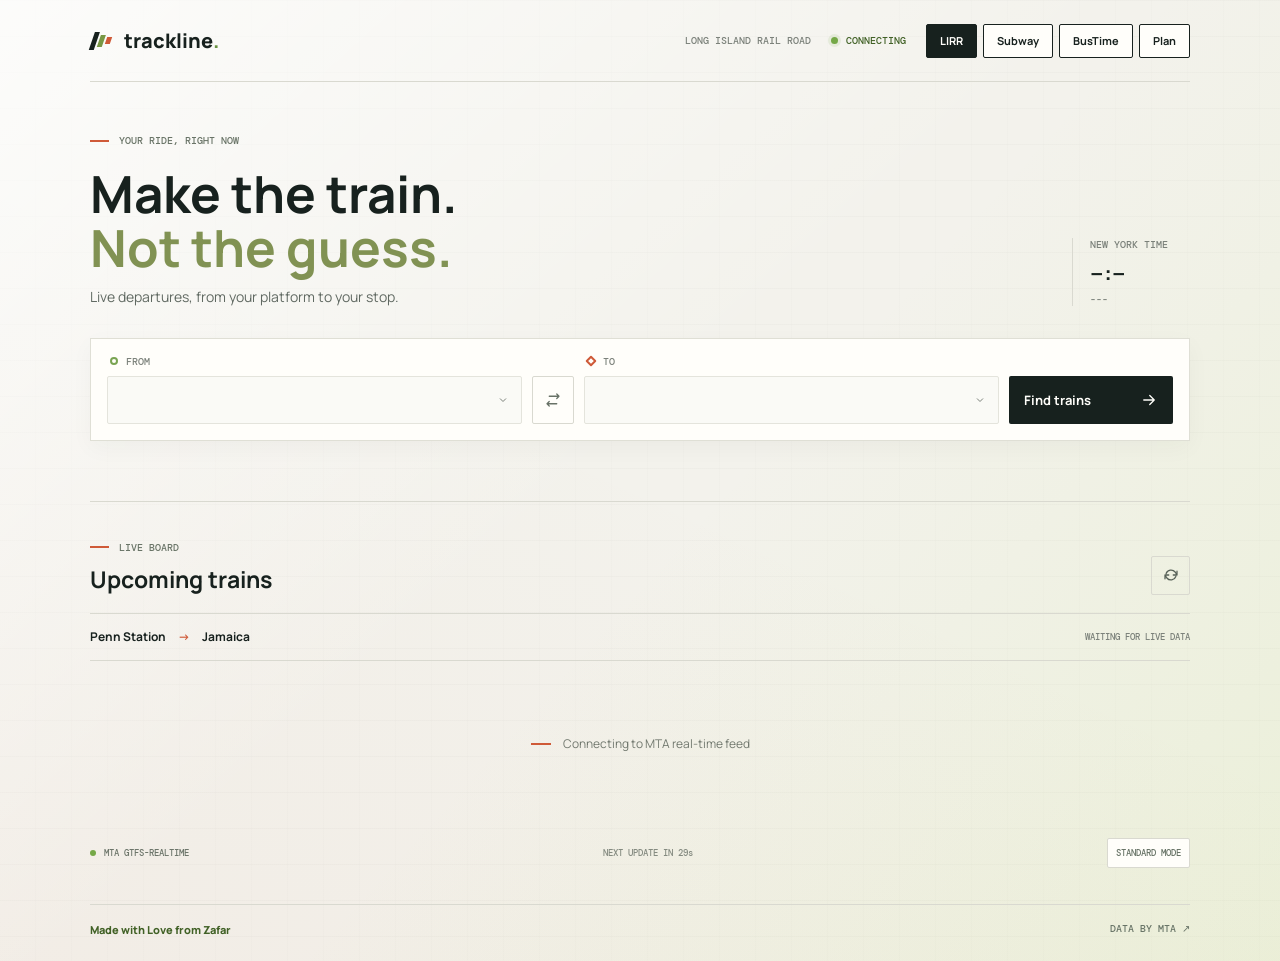
<file: index.html>
<!doctype html>
<html lang="en">
  <head>
    <meta charset="utf-8">
    <meta name="viewport" content="width=device-width, initial-scale=1">
    <meta name="theme-color" content="#f3f2ec">
    <meta name="description" content="Live Long Island Rail Road departures between your stations, powered by MTA GTFS-Realtime data.">
    <title>Trackline | LIRR departures</title>
    <link rel="preconnect" href="https://fonts.googleapis.com">
    <link rel="preconnect" href="https://fonts.gstatic.com" crossorigin>
    <link href="https://fonts.googleapis.com/css2?family=DM+Mono:wght@400;500&family=Manrope:wght@400;500;600;700;800&display=swap" rel="stylesheet">
    <link rel="stylesheet" href="style.css">
    <script type="module" src="app.js"></script>
  </head>
  <body>
    <div class="app-shell">
      <header class="topbar">
        <a class="wordmark" href="./" aria-label="Trackline home">
          <span class="brand-mark" aria-hidden="true"><span></span><span></span><span></span></span>
          <span>trackline<span class="wordmark-period">.</span></span>
        </a>
        <div class="topbar-right">
          <span class="network-label">LONG ISLAND RAIL ROAD</span>
          <span class="live-indicator"><span class="live-dot"></span><span id="connection-label">CONNECTING</span></span>
          <nav class="network-nav" aria-label="Transit mode">
            <a class="network-switch" href="index.html" aria-current="page">LIRR</a>
            <a class="network-switch" href="subway.html">Subway</a>
            <a class="network-switch" href="bustime.html">BusTime</a>
            <a class="network-switch" href="planner.html">Plan</a>
          </nav>
        </div>
      </header>

      <main>
        <section class="route-section" aria-labelledby="page-title">
          <div class="section-kicker"><span class="kicker-rule"></span> YOUR RIDE, RIGHT NOW</div>
          <div class="intro-row">
            <div>
              <h1 id="page-title">Make the train.<br><span>Not the guess.</span></h1>
              <p class="intro-copy">Live departures, from your platform to your stop.</p>
            </div>
            <div class="service-clock" aria-label="Current local time">
              <span class="clock-label">NEW YORK TIME</span>
              <time id="current-time">--:--</time>
              <span id="current-date" class="date-label">---</span>
            </div>
          </div>

          <form id="route-form" class="route-form">
            <label class="station-field from-field">
              <span class="field-label"><span class="station-marker origin-marker"></span> FROM</span>
              <select id="from-station" name="from" required aria-label="Departing station"></select>
            </label>
            <button id="swap-stations" class="swap-button" type="button" aria-label="Swap stations" title="Swap stations">
              <svg viewBox="0 0 24 24" aria-hidden="true"><path d="M7 7h13m0 0-3-3m3 3-3 3M17 17H4m0 0 3 3m-3-3 3-3"/></svg>
            </button>
            <label class="station-field to-field">
              <span class="field-label"><span class="station-marker destination-marker"></span> TO</span>
              <select id="to-station" name="to" required aria-label="Destination station"></select>
            </label>
            <button id="find-trains" class="find-button" type="submit">
              <span>Find trains</span>
              <svg viewBox="0 0 24 24" aria-hidden="true"><path d="M5 12h14m-6-6 6 6-6 6"/></svg>
            </button>
          </form>
          <div class="route-shortcuts">
            <div id="saved-trips" class="saved-trips" aria-label="Recent trip"></div>
          </div>
          <div id="route-error" class="route-error" role="alert" hidden></div>
        </section>

        <section class="departures-section" aria-labelledby="departures-title">
          <div class="departures-heading">
            <div>
              <div class="section-kicker"><span class="kicker-rule"></span> LIVE BOARD</div>
              <h2 id="departures-title">Upcoming trains</h2>
            </div>
            <button id="refresh-button" class="icon-button" type="button" aria-label="Refresh departures" title="Refresh departures">
              <svg viewBox="0 0 24 24" aria-hidden="true"><path d="M20 7v5h-5M4 17v-5h5m-3.5-2a7 7 0 0 1 12-2L20 12M4 12l2.5 4a7 7 0 0 0 12-2"/></svg>
            </button>
          </div>

          <div class="board-meta">
            <div class="board-route"><span id="board-origin">Penn Station</span><span class="route-arrow" aria-hidden="true">→</span><span id="board-destination">Jamaica</span></div>
            <span id="updated-label" class="updated-label">WAITING FOR LIVE DATA</span>
          </div>

          <div id="service-alerts" class="service-alerts" role="region" aria-label="Live LIRR service updates" hidden></div>
          <div id="departures" class="departures-list" aria-live="polite" aria-busy="true">
            <div class="loading-state"><span class="loading-bar"></span><span>Connecting to MTA real-time feed</span></div>
          </div>

          <div class="board-footer">
            <span class="source-label"><span class="source-dot"></span> MTA GTFS-REALTIME</span>
            <span id="refresh-countdown">NEXT UPDATE IN 30s</span>
            <button id="theme-toggle" class="mode-toggle" type="button" aria-pressed="false">STANDARD MODE</button>
          </div>
        </section>
      </main>

      <footer class="site-footer">
        <span>Made with Love from Zafar</span>
        <a href="https://api.mta.info/" target="_blank" rel="noreferrer">DATA BY MTA <span aria-hidden="true">↗</span></a>
      </footer>
    </div>

    <template id="departure-template">
      <article class="departure-row">
        <div class="departure-time-block">
          <time class="departure-time"></time>
          <span class="departure-relative"></span>
        </div>
        <div class="departure-details">
          <div class="train-name"></div>
          <div class="train-summary"></div>
          <div class="track-info" hidden>
            <span class="departure-track-info"></span>
            <span class="arrival-track-info"></span>
          </div>
        </div>
        <div class="arrival-block">
          <span class="arrival-label">ARRIVE</span>
          <time class="arrival-time"></time>
        </div>
        <div class="status-block"></div>
      </article>
    </template>
    <script type="module" src="commuter-ui.js"></script>
  </body>
</html>
</file>
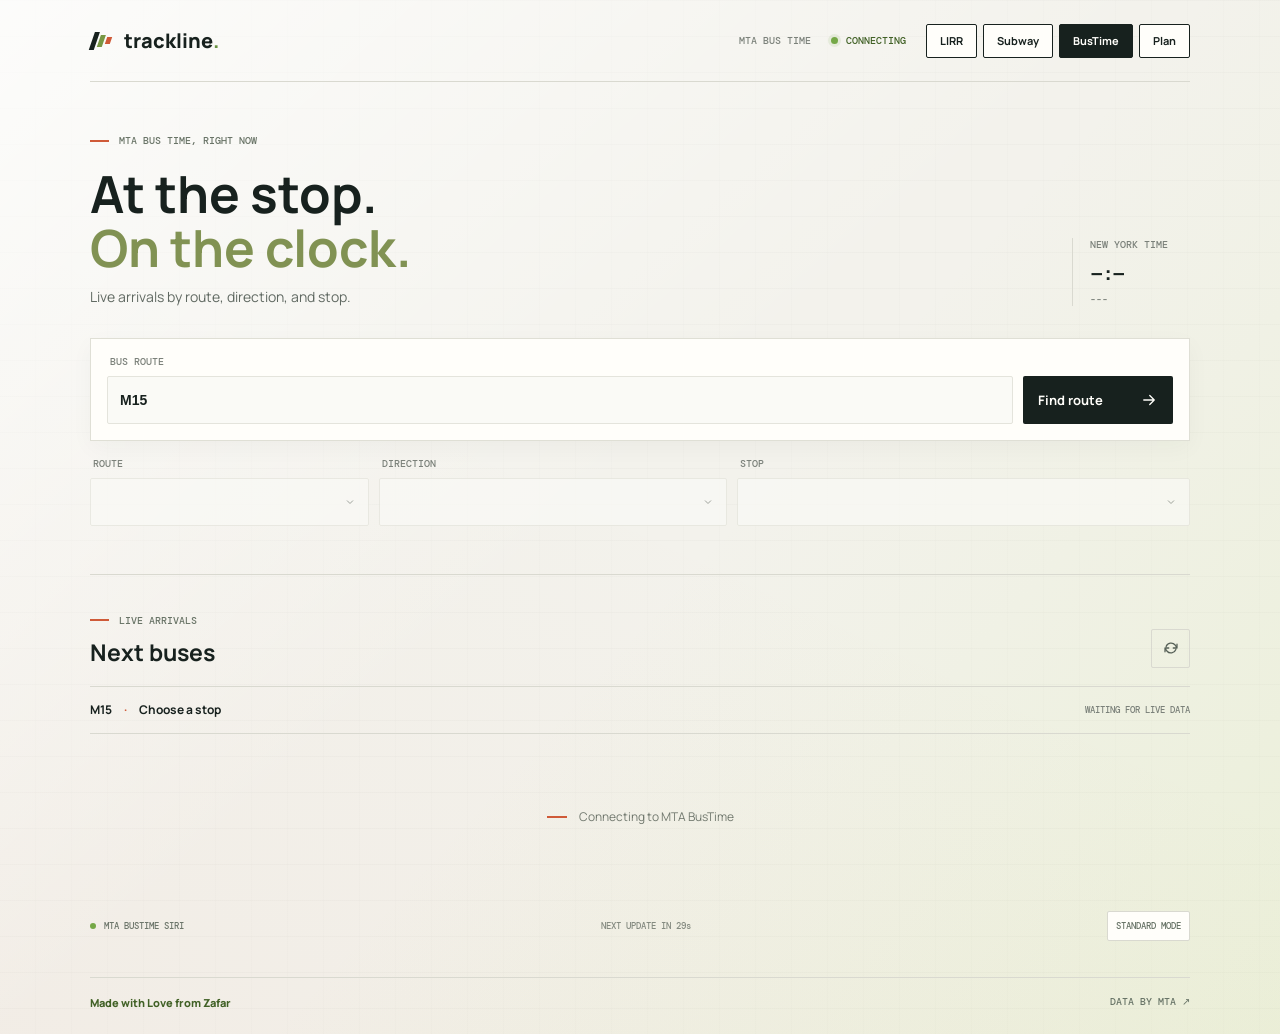
<file: bustime.html>
<!doctype html>
<html lang="en">
  <head>
    <meta charset="utf-8">
    <meta name="viewport" content="width=device-width, initial-scale=1">
    <meta name="theme-color" content="#f3f2ec">
    <meta name="description" content="Live MTA bus arrivals by route, direction, and stop.">
    <title>Trackline | BusTime arrivals</title>
    <link rel="preconnect" href="https://fonts.googleapis.com">
    <link rel="preconnect" href="https://fonts.gstatic.com" crossorigin>
    <link href="https://fonts.googleapis.com/css2?family=DM+Mono:wght@400;500&family=Manrope:wght@400;500;600;700;800&display=swap" rel="stylesheet">
    <link rel="stylesheet" href="style.css">
    <script type="module" src="bustime.js"></script>
  </head>
  <body>
    <div class="app-shell">
      <header class="topbar">
        <a class="wordmark" href="./" aria-label="Trackline home">
          <span class="brand-mark" aria-hidden="true"><span></span><span></span><span></span></span>
          <span>trackline<span class="wordmark-period">.</span></span>
        </a>
        <div class="topbar-right">
          <span class="network-label">MTA BUS TIME</span>
          <span class="live-indicator"><span class="live-dot"></span><span id="connection-label">CONNECTING</span></span>
          <nav class="network-nav" aria-label="Transit mode">
            <a class="network-switch" href="index.html">LIRR</a>
            <a class="network-switch" href="subway.html">Subway</a>
            <a class="network-switch" href="bustime.html" aria-current="page">BusTime</a>
            <a class="network-switch" href="planner.html">Plan</a>
          </nav>
        </div>
      </header>

      <main>
        <section class="route-section" aria-labelledby="page-title">
          <div class="section-kicker"><span class="kicker-rule"></span> MTA BUS TIME, RIGHT NOW</div>
          <div class="intro-row">
            <div>
              <h1 id="page-title">At the stop.<br><span>On the clock.</span></h1>
              <p class="intro-copy">Live arrivals by route, direction, and stop.</p>
            </div>
            <div class="service-clock" aria-label="Current local time">
              <span class="clock-label">NEW YORK TIME</span>
              <time id="current-time">--:--</time>
              <span id="current-date" class="date-label">---</span>
            </div>
          </div>

          <form id="bus-search-form" class="bus-search-form">
            <label class="bus-search-field">
              <span class="field-label">BUS ROUTE</span>
              <input id="route-query" type="search" value="M15" placeholder="Q1, M15, B63" autocomplete="off" aria-label="Search bus route">
            </label>
            <button id="search-routes" class="find-button" type="submit">
              <span>Find route</span>
              <svg viewBox="0 0 24 24" aria-hidden="true"><path d="M5 12h14m-6-6 6 6-6 6"/></svg>
            </button>
          </form>

          <div class="bus-controls">
            <label class="station-field">
              <span class="field-label">ROUTE</span>
              <select id="bus-route" aria-label="Bus route" disabled></select>
            </label>
            <label class="station-field">
              <span class="field-label">DIRECTION</span>
              <select id="bus-direction" aria-label="Bus direction" disabled></select>
            </label>
            <label class="station-field">
              <span class="field-label">STOP</span>
              <select id="bus-stop" aria-label="Bus stop" disabled></select>
            </label>
          </div>
          <div id="bus-error" class="route-error" role="alert" hidden></div>
        </section>

        <section class="departures-section" aria-labelledby="arrivals-title">
          <div class="departures-heading">
            <div>
              <div class="section-kicker"><span class="kicker-rule"></span> LIVE ARRIVALS</div>
              <h2 id="arrivals-title">Next buses</h2>
            </div>
            <button id="refresh-button" class="icon-button" type="button" aria-label="Refresh bus arrivals" title="Refresh bus arrivals">
              <svg viewBox="0 0 24 24" aria-hidden="true"><path d="M20 7v5h-5M4 17v-5h5m-3.5-2a7 7 0 0 1 12-2L20 12M4 12l2.5 4a7 7 0 0 0 12-2"/></svg>
            </button>
          </div>

          <div class="board-meta">
            <div class="board-route"><span id="board-route-label">M15</span><span class="route-arrow" aria-hidden="true">·</span><span id="board-stop-label">Choose a stop</span></div>
            <span id="updated-label" class="updated-label">WAITING FOR LIVE DATA</span>
          </div>

          <div id="service-alerts" class="service-alerts" role="region" aria-label="Live bus service updates" hidden></div>
          <div id="bus-arrivals" class="departures-list" aria-live="polite" aria-busy="true">
            <div class="loading-state"><span class="loading-bar"></span><span>Connecting to MTA BusTime</span></div>
          </div>

          <div class="board-footer">
            <span class="source-label"><span class="source-dot"></span> MTA BUSTIME SIRI</span>
            <span id="refresh-countdown">NEXT UPDATE IN 30s</span>
            <button id="theme-toggle" class="mode-toggle" type="button" aria-pressed="false">STANDARD MODE</button>
          </div>
        </section>
      </main>

      <footer class="site-footer">
        <span>Made with Love from Zafar</span>
        <a href="https://bustime.mta.info/" target="_blank" rel="noreferrer">DATA BY MTA <span aria-hidden="true">↗</span></a>
      </footer>
    </div>

    <template id="bus-arrival-template">
      <article class="departure-row bus-arrival-row">
        <div class="departure-time-block">
          <span class="event-label">ARRIVES</span>
          <time class="departure-time"></time>
          <span class="departure-relative"></span>
        </div>
        <div class="departure-details">
          <div class="subway-train-title"><span class="bus-route-badge"></span><span class="train-name"></span></div>
          <div class="train-summary">
            <span class="train-direction"></span>
            <span class="train-id"></span>
            <span class="bus-distance"></span>
          </div>
        </div>
        <div class="status-block"></div>
      </article>
    </template>
    <script type="module" src="commuter-ui.js"></script>
  </body>
</html>
</file>
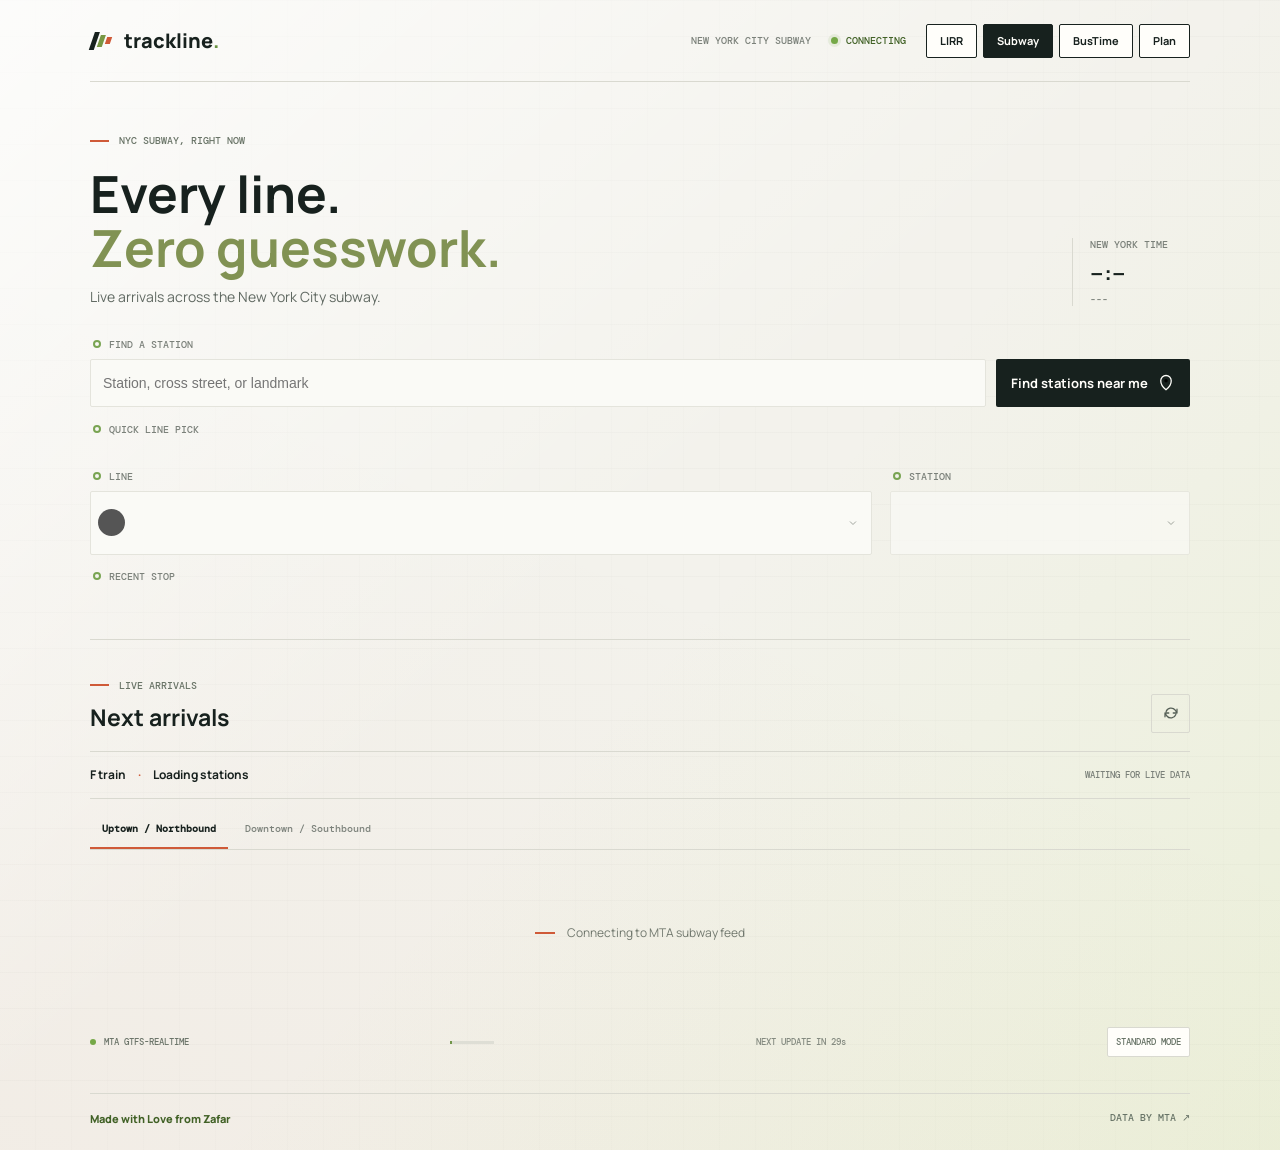
<file: subway.html>
<!doctype html>
<html lang="en">
  <head>
    <meta charset="utf-8">
    <meta name="viewport" content="width=device-width, initial-scale=1">
    <meta name="theme-color" content="#f3f2ec">
    <meta name="description" content="Real-time New York City subway arrivals for the F, E, and 1 trains.">
    <title>Trackline | Subway arrivals</title>
    <link rel="preconnect" href="https://fonts.googleapis.com">
    <link rel="preconnect" href="https://fonts.gstatic.com" crossorigin>
    <link href="https://fonts.googleapis.com/css2?family=DM+Mono:wght@400;500&family=Manrope:wght@400;500;600;700;800&display=swap" rel="stylesheet">
    <link rel="stylesheet" href="style.css">
    <script type="module" src="subway.js"></script>
  </head>
  <body class="subway-page">
    <div class="app-shell">
      <header class="topbar">
        <a class="wordmark" href="./" aria-label="Trackline home">
          <span class="brand-mark" aria-hidden="true"><span></span><span></span><span></span></span>
          <span>trackline<span class="wordmark-period">.</span></span>
        </a>
        <div class="topbar-right">
          <span class="network-label">NEW YORK CITY SUBWAY</span>
          <span class="live-indicator"><span class="live-dot"></span><span id="connection-label">CONNECTING</span></span>
          <nav class="network-nav" aria-label="Transit mode">
            <a class="network-switch" href="index.html">LIRR</a>
            <a class="network-switch" href="subway.html" aria-current="page">Subway</a>
            <a class="network-switch" href="bustime.html">BusTime</a>
            <a class="network-switch" href="planner.html">Plan</a>
          </nav>
        </div>
      </header>

      <main>
        <section class="route-section" aria-labelledby="page-title">
          <div class="section-kicker"><span class="kicker-rule"></span> NYC SUBWAY, RIGHT NOW</div>
          <div class="intro-row">
            <div>
              <h1 id="page-title">Every line.<br><span>Zero guesswork.</span></h1>
              <p class="intro-copy">Live arrivals across the New York City subway.</p>
            </div>
            <div class="service-clock" aria-label="Current local time">
              <span class="clock-label">NEW YORK TIME</span>
              <time id="current-time">--:--</time>
              <span id="current-date" class="date-label">---</span>
            </div>
          </div>

          <div class="subway-discovery">
            <label class="station-field subway-search-field" for="station-search">
              <span class="field-label"><span class="station-marker origin-marker"></span> FIND A STATION</span>
              <input id="station-search" type="search" role="combobox" placeholder="Station, cross street, or landmark" autocomplete="off" aria-autocomplete="list" aria-haspopup="listbox" aria-expanded="false" aria-controls="station-search-results">
            </label>
            <div id="station-search-results" class="station-search-results" role="listbox" aria-label="Station search results" hidden></div>
            <button id="nearest-stations" class="find-button nearest-button" type="button">
              <span>Find stations near me</span>
              <svg viewBox="0 0 24 24" aria-hidden="true"><path d="M12 21s7-5.2 7-12a7 7 0 1 0-14 0c0 6.8 7 12 7 12Z"/><circle cx="12" cy="9" r="2.3"/></svg>
            </button>
          </div>
          <div id="station-search-status" class="discovery-status" role="status" aria-live="polite"></div>

          <div class="line-selector">
            <span class="field-label"><span class="station-marker origin-marker"></span> QUICK LINE PICK</span>
            <div id="line-chips" class="line-chips" role="group" aria-label="Choose a subway line"></div>
          </div>

          <div class="subway-controls">
            <label class="station-field subway-line-field">
              <span class="field-label"><span class="station-marker origin-marker"></span> LINE</span>
              <div class="subway-line-select">
                <span id="selected-line-token" class="line-token" aria-hidden="true"></span>
                <select id="line-select" aria-label="Subway line" disabled></select>
              </div>
            </label>
            <label class="station-field subway-station-field">
              <span class="field-label"><span class="station-marker origin-marker"></span> STATION</span>
              <select id="station-select" aria-label="Subway station" disabled></select>
            </label>
          </div>
          <div class="subway-shortcuts">
              <div>
                <span class="field-label"><span class="station-marker origin-marker"></span> RECENT STOP</span>
                <div id="station-shortcuts" class="station-shortcuts"></div>
              </div>
          </div>
          <div id="subway-error" class="route-error" role="alert" hidden></div>
        </section>

        <section class="departures-section" aria-labelledby="arrivals-title">
          <div class="departures-heading">
            <div>
              <div class="section-kicker"><span class="kicker-rule"></span> LIVE ARRIVALS</div>
              <h2 id="arrivals-title">Next arrivals</h2>
            </div>
            <button id="refresh-button" class="icon-button" type="button" aria-label="Refresh subway arrivals" title="Refresh subway arrivals">
              <svg viewBox="0 0 24 24" aria-hidden="true"><path d="M20 7v5h-5M4 17v-5h5m-3.5-2a7 7 0 0 1 12-2L20 12M4 12l2.5 4a7 7 0 0 0 12-2"/></svg>
            </button>
          </div>

          <div class="board-meta">
            <div class="board-route"><span id="board-line">F train</span><span class="route-arrow" aria-hidden="true">·</span><span id="board-station">Loading stations</span></div>
            <span id="updated-label" class="updated-label">WAITING FOR LIVE DATA</span>
          </div>

          <div id="service-alerts" class="service-alerts" role="region" aria-label="Live subway service updates" hidden></div>
          <div id="offline-warning" class="offline-warning" role="status" aria-live="polite" hidden></div>
          <div class="direction-tabs" role="group" aria-label="Arrival direction">
            <button class="direction-tab" type="button" data-direction="N" aria-pressed="true">Uptown / Northbound</button>
            <button class="direction-tab" type="button" data-direction="S" aria-pressed="false">Downtown / Southbound</button>
          </div>

          <div id="arrivals" class="departures-list" aria-live="polite" aria-busy="true">
            <div class="loading-state"><span class="loading-bar"></span><span>Connecting to MTA subway feed</span></div>
          </div>

          <div class="board-footer">
            <span class="source-label"><span class="source-dot"></span> MTA GTFS-REALTIME</span>
            <span id="refresh-progress" class="refresh-progress" aria-hidden="true"></span>
            <span id="refresh-countdown">NEXT UPDATE IN 30s</span>
            <button id="theme-toggle" class="mode-toggle" type="button" aria-pressed="false">STANDARD MODE</button>
          </div>
        </section>
      </main>

      <footer class="site-footer">
        <span>Made with Love from Zafar</span>
        <a href="https://www.mta.info/" target="_blank" rel="noreferrer">DATA BY MTA <span aria-hidden="true">↗</span></a>
      </footer>
    </div>

    <template id="arrival-template">
      <article class="departure-row subway-arrival-row">
        <div class="departure-time-block">
          <span class="event-label"></span>
          <span class="departure-relative"></span>
          <time class="departure-time"></time>
        </div>
        <div class="departure-details">
          <div class="subway-train-title"><span class="train-line-badge"></span><span class="train-name"></span></div>
          <div class="train-summary">
            <span class="train-direction"></span>
            <span class="service-type"></span>
            <span class="platform-departure" hidden></span>
          </div>
        </div>
        <div class="status-block"></div>
      </article>
    </template>
    <script type="module" src="commuter-ui.js"></script>
  </body>
</html>
</file>
<file: style.css>
:root {
  color-scheme: light;
  --paper: #f3f2ec;
  --ink: #17211e;
  --muted: #7b817a;
  --line: #d9d9d0;
  --green: #b9df62;
  --green-deep: #416126;
  --orange: #cf5a38;
  --white: #fffefa;
  --mono: "DM Mono", monospace;
  --sans: "Manrope", sans-serif;
}

* { box-sizing: border-box; }

body {
  margin: 0;
  min-width: 320px;
  background-color: var(--paper);
  background-image:
    linear-gradient(138deg, rgba(255, 255, 255, .78) 0%, transparent 48%),
    linear-gradient(312deg, rgba(185, 223, 98, .14) 0%, transparent 46%),
    linear-gradient(25deg, rgba(207, 90, 56, .035) 0%, transparent 52%),
    repeating-linear-gradient(0deg, transparent 0 35px, rgba(23, 33, 30, .018) 35px 36px),
    repeating-linear-gradient(90deg, transparent 0 35px, rgba(23, 33, 30, .012) 35px 36px);
  background-size: 100% 100%, 100% 100%, 100% 100%, 36px 36px, 36px 36px;
  color: var(--ink);
  font-family: var(--sans);
  -webkit-font-smoothing: antialiased;
  -webkit-text-size-adjust: 100%;
}

button, select { font: inherit; }
button { color: inherit; }

.app-shell {
  width: min(1100px, calc(100% - 64px));
  margin: 0 auto;
}

.topbar {
  height: 82px;
  display: flex;
  align-items: center;
  justify-content: space-between;
  border-bottom: 1px solid var(--line);
}

.wordmark {
  display: inline-flex;
  align-items: center;
  gap: 11px;
  color: var(--ink);
  font-size: 20px;
  font-weight: 800;
  letter-spacing: 0;
  text-decoration: none;
}

.wordmark-period { color: #679240; }

.brand-mark {
  width: 23px;
  height: 23px;
  display: flex;
  align-items: center;
  justify-content: center;
  gap: 2px;
  transform: skew(-19deg);
}

.brand-mark span { width: 5px; height: 18px; background: var(--ink); }
.brand-mark span:nth-child(2) { height: 12px; background: #789744; }
.brand-mark span:nth-child(3) { height: 7px; background: var(--orange); }

.topbar-right { display: flex; align-items: center; gap: 20px; }
.network-nav { display: flex; align-items: center; gap: 6px; }
.network-switch {
  min-height: 34px;
  display: inline-flex;
  align-items: center;
  justify-content: center;
  padding: 0 13px;
  border: 1px solid var(--ink);
  border-radius: 2px;
  background: var(--white);
  color: var(--ink);
  font-size: 11px;
  font-weight: 700;
  text-decoration: none;
  transition: background-color 150ms ease;
}
.network-switch:hover { background: #34433b; }
.network-switch[aria-current="page"] { background: var(--ink); color: var(--white); }
.network-switch:not([aria-current="page"]):hover { background: #e8eadf; }
.network-label, .live-indicator, .section-kicker, .field-label, .clock-label,
.date-label, .updated-label, .board-footer, .arrival-label, .site-footer a {
  font-family: var(--mono);
  font-size: 10px;
  font-weight: 500;
  letter-spacing: 0;
}

.network-label { color: var(--muted); }
.live-indicator { display: inline-flex; align-items: center; gap: 8px; color: var(--green-deep); }
.live-dot, .source-dot { width: 7px; height: 7px; border-radius: 50%; background: #75a847; }
.live-dot { box-shadow: 0 0 0 3px #75a84720; }

.route-section { padding: 52px 0 48px; border-bottom: 1px solid var(--line); }
.section-kicker { display: flex; align-items: center; gap: 10px; color: #697467; }
.kicker-rule { display: inline-block; width: 19px; height: 2px; background: var(--orange); }

.intro-row {
  display: flex;
  align-items: flex-end;
  justify-content: space-between;
  margin: 20px 0 32px;
}

h1 {
  margin: 0;
  font-size: clamp(36px, 4vw, 52px);
  line-height: 1.05;
  font-weight: 700;
  letter-spacing: 0;
}

h1 span { color: #819253; }
.intro-copy { margin: 12px 0 0; color: #606962; font-size: 14px; }
.service-clock { min-width: 118px; padding-left: 17px; border-left: 1px solid var(--line); }
.clock-label, .date-label { display: block; color: var(--muted); }
.service-clock time { display: block; margin: 4px 0 3px; font-size: 25px; font-weight: 600; font-variant-numeric: tabular-nums; }

.route-form {
  display: grid;
  grid-template-columns: minmax(0, 1fr) 42px minmax(0, 1fr) 164px;
  align-items: end;
  gap: 10px;
  padding: 16px;
  background: var(--white);
  border: 1px solid #dfdfd5;
  box-shadow: 0 7px 22px #28332309;
}

.station-field { min-width: 0; display: block; }
.field-label { display: flex; align-items: center; gap: 8px; margin: 0 0 8px 3px; color: var(--muted); }
.station-marker { display: inline-block; width: 8px; height: 8px; border: 2px solid #79a452; border-radius: 50%; }
.destination-marker { border-color: var(--orange); border-radius: 1px; transform: rotate(45deg); }

.station-field select {
  width: 100%;
  height: 48px;
  padding: 0 34px 0 12px;
  overflow: hidden;
  border: 1px solid #e4e4dc;
  border-radius: 2px;
  appearance: none;
  background-color: #fafaf6;
  background-image: url("data:image/svg+xml,%3Csvg xmlns='http://www.w3.org/2000/svg' width='12' height='12' viewBox='0 0 24 24' fill='none' stroke='%237b817a' stroke-width='2'%3E%3Cpath d='m6 9 6 6 6-6'/%3E%3C/svg%3E");
  background-repeat: no-repeat;
  background-position: right 12px center;
  color: var(--ink);
  font-size: 14px;
  font-weight: 600;
  text-overflow: ellipsis;
  cursor: pointer;
}

.station-field select:focus-visible, button:focus-visible { outline: 2px solid #578540; outline-offset: 3px; }
.swap-button, .icon-button {
  display: grid;
  place-items: center;
  padding: 0;
  border: 1px solid var(--line);
  border-radius: 2px;
  background: transparent;
  cursor: pointer;
}

.swap-button { width: 42px; height: 48px; color: #687267; }
.swap-button svg { width: 18px; height: 18px; }
.swap-button path, .icon-button path, .find-button path { fill: none; stroke: currentColor; stroke-width: 1.7; stroke-linecap: round; stroke-linejoin: round; }
.swap-button:hover, .icon-button:hover { background: #f2f4ec; }

.find-button {
  height: 48px;
  display: flex;
  align-items: center;
  justify-content: space-between;
  padding: 0 15px;
  border: 0;
  border-radius: 2px;
  background: var(--ink);
  color: #fffefa;
  font-size: 13px;
  font-weight: 700;
  cursor: pointer;
  transition: background-color 150ms ease;
}

.find-button:hover { background: #34433b; }
.find-button:disabled { opacity: .62; cursor: wait; }
.find-button svg { width: 18px; height: 18px; }
.route-error { margin-top: 12px; color: #a13f28; font-size: 12px; }

.route-shortcuts { display: flex; flex-wrap: wrap; align-items: flex-start; gap: 10px 16px; margin-top: 12px; }
.favorite-route, .saved-trip, .mode-toggle, .retry-button {
  border: 1px solid var(--line);
  border-radius: 2px;
  background: var(--white);
  color: var(--green-deep);
  font: 500 10px var(--mono);
  cursor: pointer;
}
.favorite-route { min-height: 32px; padding: 0 10px; }
.favorite-route[aria-pressed="true"] { border-color: #d4bd63; background: #fff8d9; color: #765e11; }
.saved-trips { display: flex; flex: 1; flex-wrap: wrap; gap: 8px 14px; }
.saved-trip-group { display: flex; flex-wrap: wrap; align-items: center; gap: 6px; }
.saved-trip-label { color: var(--muted); font: 500 9px var(--mono); }
.saved-trip { min-height: 30px; padding: 0 8px; color: var(--ink); }
.saved-trip:hover, .favorite-route:hover, .mode-toggle:hover, .retry-button:hover { background: #f2f4ec; }

.departures-section { padding: 39px 0 0; }
.departures-heading { display: flex; align-items: flex-end; justify-content: space-between; }
.departures-heading h2 { margin: 9px 0 0; font-size: 23px; font-weight: 700; letter-spacing: 0; }
.icon-button { width: 39px; height: 39px; }
.icon-button svg { width: 18px; height: 18px; }
.icon-button path { stroke: #566057; }
.icon-button.is-spinning svg { animation: spin 850ms linear infinite; }

.board-meta {
  display: flex;
  justify-content: space-between;
  align-items: center;
  min-height: 48px;
  margin-top: 18px;
  border-top: 1px solid var(--line);
  border-bottom: 1px solid var(--line);
}

.board-route { display: flex; align-items: center; gap: 12px; font-size: 12px; font-weight: 700; }
.route-arrow { color: var(--orange); }
.updated-label { color: var(--muted); font-size: 9px; }
.departures-list { min-height: 166px; }

.departure-row {
  display: grid;
  grid-template-columns: 116px minmax(0, 1fr) 112px 130px;
  align-items: center;
  min-height: 82px;
  border-bottom: 1px solid var(--line);
  animation: row-in 250ms ease both;
}

.itinerary-card {
  margin: 12px 0;
  padding: 16px 18px;
  border: 1px solid var(--line);
  background: var(--white);
  animation: row-in 250ms ease both;
}
.transfer-options-heading { margin: 17px 0 7px; color: var(--muted); font: 500 10px var(--mono); text-transform: uppercase; }
.direct-options-heading { padding-bottom: 2px; }
.itinerary-heading { display: flex; flex-wrap: wrap; align-items: baseline; justify-content: space-between; gap: 6px 12px; }
.itinerary-heading strong { font-size: 13px; }
.itinerary-heading span { color: var(--green-deep); font: 500 10px var(--mono); }
.itinerary-timeline { position: relative; display: grid; gap: 0; margin-top: 12px; }
.itinerary-stop { position: relative; display: grid; grid-template-columns: 78px minmax(0, 1fr); gap: 3px 10px; min-height: 42px; padding-left: 15px; border-left: 1px solid #9eae8b; }
.itinerary-stop::before { position: absolute; top: 6px; left: -4px; width: 7px; height: 7px; border-radius: 50%; background: #71964a; content: ""; }
.itinerary-stop time { grid-row: span 2; color: var(--ink); font: 600 14px var(--mono); }
.itinerary-stop strong { font-size: 12px; }
.itinerary-stop span { color: var(--muted); font-size: 10px; }
.itinerary-endpoint::before { background: var(--orange); }
.transfer-wait { display: flex; align-items: center; min-height: 30px; margin-left: 15px; padding-left: 10px; border-left: 1px dashed #c3a95f; color: #80651c; font: 500 9px var(--mono); }

.departure-time-block { display: flex; align-items: baseline; gap: 9px; font-variant-numeric: tabular-nums; }
.departure-time { font-size: 22px; font-weight: 700; white-space: nowrap; }
.departure-relative { color: #777e76; font-family: var(--mono); font-size: 10px; font-weight: 500; }
.train-name { font-size: 13px; font-weight: 700; }
.train-summary { margin-top: 5px; color: #72796f; font-size: 11px; }
.track-info { display: flex; flex-wrap: wrap; gap: 4px 12px; margin-top: 6px; color: var(--green-deep); font-family: var(--mono); font-size: 10px; font-weight: 700; }
.track-info[hidden] { display: none; }
.arrival-block { display: flex; flex-direction: column; gap: 4px; }
.arrival-label { color: #8b8f86; font-size: 9px; font-weight: 500; }
.arrival-time { font-size: 14px; font-weight: 600; font-variant-numeric: tabular-nums; }
.status-block { justify-self: end; }
.status-pill { display: inline-flex; align-items: center; gap: 6px; min-height: 27px; padding: 0 9px; background: #e7efda; color: var(--green-deep); font-family: var(--mono); font-size: 9px; font-weight: 500; }
.status-pill::before { width: 5px; height: 5px; border-radius: 50%; background: currentColor; content: ""; }
.status-pill.scheduled { background: #eeeee8; color: #626b60; }
.status-pill.delayed { background: #f5e5df; color: #a24730; }
.status-pill.unknown { background: #eeeee8; color: #666d64; }

.subway-controls {
  display: grid;
  grid-template-columns: minmax(0, 1fr) minmax(220px, 300px);
  align-items: end;
  gap: 18px;
}
.subway-discovery {
  position: relative;
  display: grid;
  grid-template-columns: minmax(0, 1fr) auto;
  align-items: end;
  gap: 10px;
  margin-bottom: 16px;
}
.subway-search-field input {
  width: 100%;
  height: 48px;
  padding: 0 12px;
  border: 1px solid #e4e4dc;
  border-radius: 2px;
  background: #fafaf6;
  color: var(--ink);
  font-size: 14px;
}
.subway-search-field input:focus-visible { outline: 2px solid #578540; outline-offset: 3px; }
.nearest-button { min-width: 194px; }
.station-search-results {
  position: absolute;
  z-index: 5;
  top: 100%;
  left: 0;
  width: calc(100% - 204px);
  max-height: 270px;
  overflow: auto;
  border: 1px solid var(--line);
  background: var(--white);
  box-shadow: 0 8px 22px #17211e1c;
}
.station-search-result {
  width: 100%;
  display: flex;
  align-items: center;
  gap: 10px;
  min-height: 44px;
  padding: 7px 11px;
  border: 0;
  border-bottom: 1px solid var(--line);
  background: transparent;
  color: var(--ink);
  text-align: left;
  cursor: pointer;
}
.station-search-result:hover, .station-search-result:focus-visible,
.station-search-result[aria-selected="true"] { background: #f2f4ec; }
.station-search-result .line-token { width: 24px; min-width: 24px; height: 24px; padding: 0; font-size: 11px; }
.station-search-name { font-size: 12px; font-weight: 700; }
.station-search-lines { margin-left: auto; color: var(--muted); font: 500 9px var(--mono); }
.discovery-status { min-height: 0; color: #a24730; font-size: 11px; }
.discovery-status:not(:empty) { margin: -7px 0 12px; }
.line-selector { margin: 16px 0; }
.line-chips { display: flex; gap: 7px; overflow-x: auto; padding: 3px 2px 7px; scrollbar-width: thin; }
.line-chip {
  width: 34px;
  height: 34px;
  flex: 0 0 auto;
  border: 2px solid transparent;
  border-radius: 50%;
  background: var(--line-color, #555);
  color: var(--badge-text, white);
  font-size: 12px;
  font-weight: 800;
  cursor: pointer;
}
.line-chip[aria-pressed="true"] { outline: 2px solid var(--ink); outline-offset: 2px; }
.line-chip:hover { transform: translateY(-1px); }
.subway-shortcuts { display: flex; align-items: end; justify-content: space-between; gap: 12px; margin-top: 15px; }
.subway-shortcuts > div { min-width: 0; flex: 1; }
.station-shortcuts { display: flex; flex-wrap: wrap; gap: 7px; }
.station-shortcut {
  min-height: 31px;
  padding: 0 9px;
  border: 1px solid var(--line);
  border-radius: 2px;
  background: var(--white);
  color: var(--ink);
  font: 500 10px var(--mono);
  cursor: pointer;
}
.station-shortcut:hover { background: #f2f4ec; }
.station-shortcut .shortcut-line { margin-right: 5px; font-weight: 700; }
.service-alerts { margin: 12px 0 0; }
.service-alert-heading { margin: 0 0 6px; color: var(--muted); font: 500 9px var(--mono); letter-spacing: .08em; }
.service-alert {
  width: 100%;
  display: block;
  margin-top: 5px;
  padding: 0;
  border: 1px solid #e6c36b;
  background: #fff5d8;
  color: #654c0d;
  text-align: left;
}
.service-alert summary { padding: 10px 12px; font-size: 12px; font-weight: 700; cursor: pointer; }
.service-alert summary::marker { color: #a76d00; }
.service-alert p { margin: 0; padding: 0 12px 12px; font-size: 11px; line-height: 1.6; }
.service-alert-critical { border-color: #d9a99d; background: #fae9e4; color: #843a28; }
.service-alert-critical summary::marker { color: #a24730; }
.service-alert-status { display: grid; gap: 3px; padding: 9px 12px; border: 1px solid var(--line); background: #fafaf6; color: var(--muted); font-size: 10px; line-height: 1.5; }
.service-alert-status strong { color: var(--ink); font-size: 11px; }
.alert-line-badge { display: inline-grid; place-items: center; width: 20px; height: 20px; margin-right: 7px; border-radius: 50%; background: var(--line-color); color: var(--badge-text); font-size: 10px; font-weight: 800; vertical-align: middle; }
.offline-warning { display: flex; align-items: center; justify-content: space-between; gap: 12px; margin: 12px 0; padding: 10px 12px; border: 1px solid #d9a99d; background: #fae9e4; color: #843a28; font-size: 11px; }
.offline-warning[hidden], .service-alerts[hidden], .station-search-results[hidden] { display: none; }
.refresh-progress { width: 44px; height: 3px; overflow: hidden; background: #deded5; }
.refresh-progress::after { display: block; width: var(--refresh-progress, 0%); height: 100%; background: #71964a; content: ""; transition: width 250ms linear; }
.direction-tabs { display: flex; gap: 5px; margin-top: 12px; border-bottom: 1px solid var(--line); }
.direction-tab { min-height: 38px; padding: 0 12px; border: 0; border-bottom: 2px solid transparent; background: transparent; color: var(--muted); font: 500 10px var(--mono); cursor: pointer; }
.direction-tab[aria-pressed="true"] { border-bottom-color: var(--orange); color: var(--ink); font-weight: 700; }
.line-token, .train-line-badge {
  width: auto;
  min-width: 27px;
  height: 27px;
  display: inline-grid;
  place-items: center;
  flex: 0 0 auto;
  padding: 0 5px;
  border-radius: 50%;
  background: var(--line-color, #555);
  color: white;
  font-size: 13px;
  font-weight: 800;
}
.subway-line-select {
  height: 64px;
  display: grid;
  grid-template-columns: 40px minmax(0, 1fr);
  align-items: center;
  border: 1px solid #e4e4dc;
  border-radius: 2px;
  background: #fafaf6;
}
.subway-line-select .line-token { justify-self: center; }
.subway-line-select select { height: 100%; padding-left: 4px; border: 0; background-color: transparent; }
.subway-station-field select { height: 64px; }
.subway-arrival-row { grid-template-columns: 116px minmax(0, 1fr) auto; }
.subway-arrival-row .departure-time-block { display: flex; flex-direction: column; align-items: flex-start; gap: 3px; }
.event-label { color: #8b8f86; font-family: var(--mono); font-size: 9px; font-weight: 500; }
.departure-relative { color: #72796f; }
.departure-relative.urgent { color: #a24730; font-weight: 700; }
.departure-time { margin-top: 2px; color: #858b81; font-size: 11px; font-weight: 500; }
.service-type { display: inline-block; padding: 3px 6px; border-radius: 2px; background: #e7efda; color: #416126; font: 500 9px var(--mono); text-transform: uppercase; }
.service-type.express { background: #e7edf7; color: #284b7c; }
.service-type[hidden] { display: none; }
.subway-train-title { display: flex; align-items: center; gap: 10px; }
.subway-train-title .train-name { font-size: 14px; }
.subway-arrival-row .train-summary { display: flex; flex-wrap: wrap; align-items: center; gap: 3px 10px; }
.train-direction { color: #4f5a50; font-size: 12px; font-weight: 600; }
.train-id { color: #858b81; font-family: var(--mono); font-size: 9px; font-weight: 500; }
.platform-departure { flex-basis: 100%; color: var(--green-deep); font-size: 10px; }
.subway-arrival-row .status-block { padding-left: 12px; }

.bus-search-form {
  display: grid;
  grid-template-columns: minmax(0, 1fr) 150px;
  align-items: end;
  gap: 10px;
  padding: 16px;
  border: 1px solid #dfdfd5;
  background: var(--white);
  box-shadow: 0 7px 22px #28332309;
}
.bus-search-field { display: block; min-width: 0; }
.bus-search-field input {
  width: 100%;
  height: 48px;
  padding: 0 12px;
  border: 1px solid #e4e4dc;
  border-radius: 2px;
  background: #fafaf6;
  color: var(--ink);
  font-size: 14px;
  font-weight: 600;
}
.bus-search-field input:focus-visible { outline: 2px solid #578540; outline-offset: 3px; }
.bus-search-form .find-button { width: 100%; }
.bus-controls {
  display: grid;
  grid-template-columns: minmax(130px, .8fr) minmax(190px, 1fr) minmax(250px, 1.3fr);
  gap: 10px;
  margin-top: 16px;
}
.bus-controls .station-field select { height: 48px; }
.bus-arrival-row { grid-template-columns: 116px minmax(0, 1fr) auto; }
.bus-arrival-row .departure-time-block { display: flex; flex-direction: column; align-items: flex-start; gap: 3px; }
.bus-route-badge {
  min-width: 34px;
  height: 27px;
  display: inline-flex;
  align-items: center;
  justify-content: center;
  padding: 0 7px;
  border-radius: 14px;
  background: #006cb7;
  color: white;
  font-family: var(--mono);
  font-size: 10px;
  font-weight: 500;
}
.bus-arrival-row .train-summary { display: flex; flex-wrap: wrap; align-items: center; gap: 3px 10px; }
.bus-arrival-row .status-block { padding-left: 12px; }
.bus-distance { flex-basis: 100%; color: #7b817a; font-size: 10px; font-weight: 500; }

.loading-state, .empty-state, .error-state {
  min-height: 166px;
  display: flex;
  align-items: center;
  justify-content: center;
  gap: 12px;
  color: #72796f;
  font-size: 12px;
  text-align: center;
}

.loading-bar { width: 20px; height: 2px; background: var(--orange); animation: loading 1s ease-in-out infinite alternate; }
.empty-state { display: block; padding: 48px 12px; }
.empty-state strong, .error-state strong { display: block; margin-bottom: 7px; color: var(--ink); font-size: 14px; }
.empty-state span, .error-state span { display: block; }
.error-state { display: block; padding: 45px 10px; }
.error-state a { display: inline-block; margin-top: 10px; color: var(--green-deep); font-weight: 700; }
.retry-button { display: block; min-height: 34px; margin: 14px auto 0; padding: 0 12px; font-size: 11px; }

.board-footer { min-height: 53px; display: flex; align-items: center; justify-content: space-between; gap: 10px; color: #848a80; font-size: 9px; font-weight: 500; }
.source-label { display: inline-flex; align-items: center; gap: 8px; color: #6c756a; }
.source-dot { width: 6px; height: 6px; }
.mode-toggle { min-height: 30px; padding: 0 8px; color: #687467; font-size: 9px; font-weight: 500; }
.site-footer { display: flex; justify-content: space-between; margin-top: 24px; padding: 17px 0 24px; border-top: 1px solid var(--line); color: #858b81; font-size: 10px; }
.site-footer > span { color: var(--green-deep); font-size: 11px; font-weight: 800; }
.site-footer a { color: #687467; text-decoration: none; }
.site-footer a:hover { color: var(--ink); }

body.dark-mode {
  color-scheme: dark;
  --paper: #111713;
  --ink: #e8eee5;
  --muted: #a8b2a5;
  --line: #39443b;
  --green-deep: #b9dc8f;
  --white: #1b241d;
  background-color: var(--paper);
  background-image:
    linear-gradient(138deg, rgba(255, 255, 255, .025) 0%, transparent 48%),
    linear-gradient(312deg, rgba(115, 148, 73, .06) 0%, transparent 46%),
    repeating-linear-gradient(0deg, transparent 0 35px, rgba(232, 238, 229, .012) 35px 36px),
    repeating-linear-gradient(90deg, transparent 0 35px, rgba(232, 238, 229, .008) 35px 36px);
}
body.dark-mode h1 span { color: #b9d493; }
body.dark-mode .intro-copy, body.dark-mode .swap-button,
body.dark-mode .departure-relative, body.dark-mode .train-summary,
body.dark-mode .arrival-label, body.dark-mode .event-label,
body.dark-mode .train-direction, body.dark-mode .train-id,
body.dark-mode .site-footer a { color: #a8b2a5; }
body.dark-mode .route-form, body.dark-mode .bus-search-form {
  border-color: var(--line);
  box-shadow: 0 7px 22px #0004;
}
body.dark-mode .station-field select, body.dark-mode .bus-search-field input,
body.dark-mode .subway-search-field input, body.dark-mode .subway-line-select {
  border-color: #465247;
  background-color: #151d17;
  color: var(--ink);
}
body.dark-mode .station-field select {
  background-image: url("data:image/svg+xml,%3Csvg xmlns='http://www.w3.org/2000/svg' width='12' height='12' viewBox='0 0 24 24' fill='none' stroke='%23a8b2a5' stroke-width='2'%3E%3Cpath d='m6 9 6 6 6-6'/%3E%3C/svg%3E");
}
body.dark-mode .swap-button:hover, body.dark-mode .icon-button:hover,
body.dark-mode .saved-trip:hover, body.dark-mode .favorite-route:hover,
body.dark-mode .mode-toggle:hover, body.dark-mode .retry-button:hover,
body.dark-mode .station-search-result:hover, body.dark-mode .station-search-result:focus-visible,
body.dark-mode .station-search-result[aria-selected="true"],
body.dark-mode .station-shortcut:hover { background: #28332a; }
body.dark-mode .find-button { background: #b9dc8f; color: #172117; }
body.dark-mode .find-button:hover { background: #c9e8a0; }
body.dark-mode .favorite-route[aria-pressed="true"] {
  border-color: #80713c;
  background: #302b19;
  color: #e5d28c;
}
body.dark-mode .service-alert {
  border-color: #806936;
  background: #302a18;
  color: #f0d993;
}
body.dark-mode .service-alert-critical {
  border-color: #865248;
  background: #321f1c;
  color: #f0b7a9;
}
body.dark-mode .service-alert-status { background: #151d17; }
body.dark-mode .offline-warning {
  border-color: #865248;
  background: #321f1c;
  color: #f0b7a9;
}
body.dark-mode .status-pill { background: #293522; color: #c3e29c; }
body.dark-mode .status-pill.scheduled, body.dark-mode .status-pill.unknown {
  background: #252d27;
  color: #c0c9bd;
}
body.dark-mode .status-pill.delayed {
  background: #38231f;
  color: #f0b7a9;
}
body.dark-mode .service-type { background: #293522; color: #c3e29c; }
body.dark-mode .service-type.express { background: #222c3c; color: #b8d2f5; }
body.dark-mode .transfer-wait { color: #e2cb83; }
body.dark-mode .route-error, body.dark-mode .discovery-status { color: #f0b7a9; }
body.dark-mode .itinerary-stop { border-left-color: #627653; }
body.dark-mode .site-footer > span { color: #b9dc8f; }
body.dark-mode .site-footer a:hover { color: var(--ink); }

@keyframes spin { to { transform: rotate(360deg); } }
@keyframes loading { to { transform: scaleX(1.7); opacity: .45; } }
@keyframes row-in { from { opacity: 0; transform: translateY(5px); } to { opacity: 1; transform: translateY(0); } }

@media (max-width: 700px) {
  .app-shell { width: min(calc(100% - 32px), 540px); }
  .topbar {
    min-height: 67px;
    flex-wrap: wrap;
    gap: 9px;
    padding: 11px 0 10px;
  }
  .wordmark { flex: 0 0 auto; }
  .topbar-right { min-width: 0; flex: 1 0 100%; justify-content: center; gap: 0; }
  .network-label { display: none; }
  .live-indicator { display: none; }
  .network-nav { width: 100%; justify-content: center; gap: 6px; }
  .network-switch { flex: 1; max-width: 118px; min-height: 42px; padding: 0 7px; font-size: 10px; white-space: nowrap; }
  .icon-button { width: 44px; height: 44px; }
  .route-section { padding: 38px 0 34px; }
  .intro-row { flex-direction: column; align-items: stretch; gap: 16px; margin: 19px 0 25px; }
  h1 { font-size: 38px; }
  .intro-copy { max-width: 250px; font-size: 12px; line-height: 1.6; }
  .service-clock {
    width: 100%;
    min-width: 0;
    display: grid;
    grid-template-columns: max-content max-content 1fr;
    align-items: baseline;
    gap: 10px;
    padding: 9px 0 0;
    border-top: 1px solid var(--line);
    border-left: 0;
  }
  .clock-label, .date-label { font-size: 8px; }
  .service-clock time { margin: 0; font-size: 18px; }
  .date-label { justify-self: end; }
  .route-form { grid-template-columns: minmax(0, 1fr) 38px minmax(0, 1fr); gap: 8px; padding: 12px; }
  .swap-button { width: 38px; }
  .station-field select { height: 45px; padding-left: 10px; font-size: 16px; }
  .find-button { grid-column: 1 / -1; height: 45px; font-size: 15px; }
  .route-shortcuts { gap: 8px; }
  .saved-trips { flex-basis: 100%; }
  .saved-trip-group { width: 100%; }
  .favorite-route, .saved-trip, .station-shortcut { min-height: 40px; }
  .saved-trip { font-size: 9px; }
  .subway-controls { grid-template-columns: 1fr; gap: 13px; }
  .subway-discovery { grid-template-columns: 1fr; }
  .subway-search-field input { height: 45px; font-size: 16px; }
  .nearest-button { min-width: 0; height: 44px; }
  .station-search-results { top: calc(100% - 54px); width: 100%; max-height: min(270px, 45vh); }
  .line-chips { gap: 9px; }
  .line-chip { width: 40px; height: 40px; }
  .subway-shortcuts { align-items: stretch; flex-direction: column; }
  .subway-shortcuts .favorite-route { align-self: flex-start; min-height: 40px; }
  .direction-tab { flex: 1; min-height: 44px; padding: 0 4px; font-size: 9px; }
  .refresh-progress { flex: 1; }
  .bus-controls { grid-template-columns: 1fr; gap: 10px; margin-top: 12px; }
  .bus-controls .station-field select { height: 45px; font-size: 16px; }
  .bus-search-form { grid-template-columns: minmax(0, 1fr) 125px; gap: 8px; padding: 12px; }
  .bus-search-field input { height: 45px; font-size: 16px; }
  .bus-search-form .find-button { height: 45px; }
  .subway-line-select { height: 45px; }
  .subway-line-select select { height: 43px; font-size: 16px; }
  .subway-station-field select { height: 45px; font-size: 16px; }
  .departures-section { padding-top: 32px; }
  .departure-row { grid-template-columns: 93px minmax(0, 1fr) 69px; min-height: 78px; }
  .itinerary-card { padding: 13px 11px; }
  .itinerary-stop { grid-template-columns: 68px minmax(0, 1fr); gap: 3px 7px; }
  .departure-time { font-size: 19px; }
  .departure-time-block { display: block; }
  .departure-relative { display: block; margin-top: 4px; }
  .arrival-time { font-size: 13px; }
  .departure-details { min-width: 0; overflow-wrap: anywhere; }
  .track-info {
    display: grid;
    grid-template-columns: minmax(0, 1fr);
    gap: 2px;
    font-size: 9px;
    line-height: 1.5;
  }
  .track-info span { min-width: 0; max-width: 100%; overflow-wrap: anywhere; }
  .itinerary-heading strong { min-width: 0; overflow-wrap: anywhere; }
  .status-block { grid-column: 2 / -1; grid-row: 2; justify-self: start; margin: 5px 0 10px; }
  .subway-arrival-row { grid-template-columns: 90px minmax(0, 1fr); }
  .bus-arrival-row { grid-template-columns: 90px minmax(0, 1fr); }
  .subway-arrival-row .departure-details { min-width: 0; }
  .bus-arrival-row .departure-details { min-width: 0; }
  .subway-arrival-row .train-summary { display: block; }
  .bus-arrival-row .train-summary { display: block; }
  .subway-arrival-row .train-direction, .subway-arrival-row .train-id { display: block; overflow-wrap: anywhere; }
  .bus-arrival-row .train-direction, .bus-arrival-row .train-id { display: block; overflow-wrap: anywhere; }
  .subway-arrival-row .train-id { margin-top: 3px; }
  .bus-arrival-row .train-id { margin-top: 3px; }
  .subway-arrival-row .status-block { grid-column: 2 / -1; margin: 5px 0 10px; padding-left: 0; }
  .bus-arrival-row .status-block { grid-column: 2 / -1; margin: 5px 0 10px; padding-left: 0; }
  .status-pill { min-height: 22px; font-size: 9px; }
  .board-meta { align-items: flex-start; flex-direction: column; justify-content: center; gap: 6px; padding: 8px 0; }
  .board-route { min-width: 0; flex-wrap: wrap; gap: 6px 10px; }
  .updated-label { font-size: 9px; }
  .board-footer { flex-wrap: wrap; justify-content: space-between; padding: 8px 0; }
  .board-footer .source-label { flex-basis: 100%; }
}

@media (max-width: 390px) {
  .app-shell { width: calc(100% - 28px); }
  .wordmark { gap: 8px; font-size: 18px; }
  .network-label { max-width: 95px; text-align: right; }
  .network-switch { padding: 0 6px; font-size: 10px; }
  h1 { font-size: 34px; }
  .service-clock { min-width: 82px; }
  .departure-row { grid-template-columns: 90px minmax(0, 1fr) 63px; }
  .subway-arrival-row { grid-template-columns: 90px minmax(0, 1fr); }
  .train-name { font-size: 12px; }
}

@media (max-width: 390px) {
  .bus-search-form { grid-template-columns: 1fr; }
  .bus-search-form .find-button { grid-column: 1; }
}

@media (max-width: 430px) {
  .route-form {
    grid-template-columns: minmax(0, 1fr) 44px;
    grid-template-areas: "from swap" "to swap" "find find";
  }
  .route-form .from-field { grid-area: from; }
  .route-form .to-field { grid-area: to; }
  .route-form .swap-button { grid-area: swap; width: 44px; height: 44px; align-self: center; }
  .route-form .find-button { grid-area: find; }
}

@media (prefers-reduced-motion: reduce) {
  *, *::before, *::after { scroll-behavior: auto !important; animation-duration: .01ms !important; animation-iteration-count: 1 !important; transition-duration: .01ms !important; }
}

/* Multimodal planner */
.planner-form { display: grid; grid-template-columns: minmax(0, 1fr) 42px minmax(0, 1fr) 145px; align-items: end; gap: 10px; padding: 16px; background: var(--white); border: 1px solid #dfdfd5; box-shadow: 0 7px 22px #28332309; }
.planner-form input, .planner-form select { width: 100%; height: 48px; border: 1px solid #e4e4dc; border-radius: 2px; background: #fafaf6; color: var(--ink); padding: 0 12px; font-size: 14px; font-weight: 600; }
.planner-form input:focus-visible { outline: 2px solid #578540; outline-offset: 3px; }
.planner-input-row { display: flex; gap: 6px; }
.planner-input-row input { min-width: 0; }
.locate-button { width: 48px; border: 1px solid var(--line); background: #fafaf6; color: var(--green-deep); font-size: 24px; cursor: pointer; }
.planner-results { position: absolute; z-index: 20; width: calc(100% - 0px); margin-top: 4px; background: var(--white); border: 1px solid var(--line); box-shadow: 0 8px 20px #17211e20; }
.planner-form .station-field { position: relative; }
.planner-results button { display: block; width: 100%; padding: 13px 12px; border: 0; border-bottom: 1px solid var(--line); background: transparent; text-align: left; cursor: pointer; }
.planner-results button:hover { background: #f1f4e9; }
.planner-status { min-height: 18px; margin: 10px 2px 0; color: var(--green-deep); font: 10px var(--mono); }
.planner-form + .planner-status { max-width: 760px; }
.mobile-location-actions { display: flex; flex-wrap: wrap; gap: 8px; margin-top: 10px; }
.mobile-location-actions button, .open-maps-button { min-height: 32px; padding: 0 10px; border: 1px solid var(--line); border-radius: 2px; background: var(--white); color: var(--green-deep); font: 10px var(--mono); cursor: pointer; text-decoration: none; }
.mobile-location-actions button:hover, .open-maps-button:hover { background: #f2f4ec; }
.planner-actions { display: flex; align-items: center; gap: 8px; }
.planner-options { display: flex; gap: 16px; margin-top: 14px; }
.planner-options label { display: grid; gap: 6px; color: var(--muted); font: 10px var(--mono); }
.planner-options input, .planner-options select { height: 32px; border: 1px solid var(--line); background: var(--white); color: var(--ink); font: 12px var(--mono); padding: 0 8px; }
.planner-results-layout { display: grid; grid-template-columns: minmax(0, 1fr) minmax(340px, .9fr); gap: 34px; padding: 39px 0 0; }
.planner-map-wrap { min-width: 0; position: sticky; top: 18px; align-self: start; }
#planner-map { height: 560px; border: 1px solid var(--line); box-shadow: 0 7px 22px #28332312; }
.map-legend { display: flex; justify-content: space-between; gap: 10px; padding: 9px 0; color: var(--muted); font: 9px var(--mono); }
.map-legend i { display: inline-block; width: 18px; border-top: 3px solid #80967e; vertical-align: middle; margin-right: 4px; }
.map-legend .legend-walk { border-top-style: dashed; }.map-legend .legend-transit { border-top-color: var(--orange); }
.planner-meta { margin: 18px 0 0; padding: 11px 0; border-top: 1px solid var(--line); border-bottom: 1px solid var(--line); color: var(--muted); font: 10px var(--mono); }
.planner-empty { display: grid; gap: 8px; margin-top: 18px; padding: 30px 20px; border: 1px dashed var(--line); color: var(--muted); font-size: 13px; }
.planner-empty strong { color: var(--ink); font-size: 16px; }
.itinerary-list { margin-top: 12px; }
.planner-leg { display: grid; grid-template-columns: 42px 1fr; gap: 12px; padding: 18px 0; border-bottom: 1px solid var(--line); }
.leg-icon { width: 34px; height: 34px; display: grid; place-items: center; border-radius: 50%; background: #e3ecd3; color: var(--green-deep); font-size: 20px; }
.planner-leg-transit .leg-icon { background: var(--orange); color: white; }
.leg-heading { display: flex; justify-content: space-between; gap: 10px; font-size: 14px; }
.leg-heading span, .leg-status { color: var(--muted); font: 10px var(--mono); white-space: nowrap; }
.leg-stops { margin-top: 6px; color: #59645b; font-size: 12px; }.leg-stops span { color: var(--orange); margin: 0 5px; }
.leg-status { margin-top: 8px; color: var(--green-deep); white-space: normal; }
.leaflet-control-attribution { font-size: 8px; }

@media (max-width: 760px) {
  .planner-page .topbar { position: relative; z-index: 30; }
  .planner-page .planner-hero { padding: 24px 0 16px; }
  .planner-page .planner-hero h1, .planner-page .service-clock { display: none; }
  .planner-page .intro-row { margin: 0 0 16px; }
  .planner-page .planner-results-layout { position: relative; display: block; padding-top: 0; }
  .planner-page .planner-map-wrap { position: fixed; inset: 0; z-index: 0; }
  .planner-page #planner-map { height: 100vh; border: 0; }
  .planner-page .map-legend { position: absolute; left: 14px; right: 14px; bottom: 18px; z-index: 5; padding: 8px 10px; background: #fffefaee; }
  .planner-page .planner-main { position: relative; z-index: 10; min-height: 100vh; padding-top: 16px; pointer-events: none; }
  .planner-page .planner-main > * { pointer-events: auto; }
  .planner-page .planner-main .departures-heading, .planner-page .planner-main .planner-meta, .planner-page .planner-main .itinerary-list, .planner-page .planner-main .service-alerts { padding-left: 16px; padding-right: 16px; }
  .planner-page .itinerary-list { max-height: 45vh; overflow: auto; border-radius: 16px 16px 0 0; background: #fffefaee; }
  .planner-page .planner-hero { position: relative; z-index: 20; background: #f3f2ecf2; border-bottom: 1px solid var(--line); }
  .planner-page .planner-form { box-shadow: 0 8px 24px #17211e20; border-radius: 12px; }
  .planner-page .site-footer { display: none; }
  .planner-form { grid-template-columns: minmax(0, 1fr) 44px; grid-template-areas: "origin swap" "destination swap" "submit submit"; }
  .planner-form .station-field:first-child { grid-area: origin; }.planner-form .station-field:nth-child(3) { grid-area: destination; }
  .planner-form .swap-button { grid-area: swap; width: 44px; height: 44px; align-self: center; }.planner-form .find-button { grid-area: submit; }
  .planner-results-layout { grid-template-columns: 1fr; gap: 20px; }.planner-map-wrap { order: -1; position: static; }
  #planner-map { height: 310px; }.planner-hero { padding-bottom: 30px; }
}
</file>
